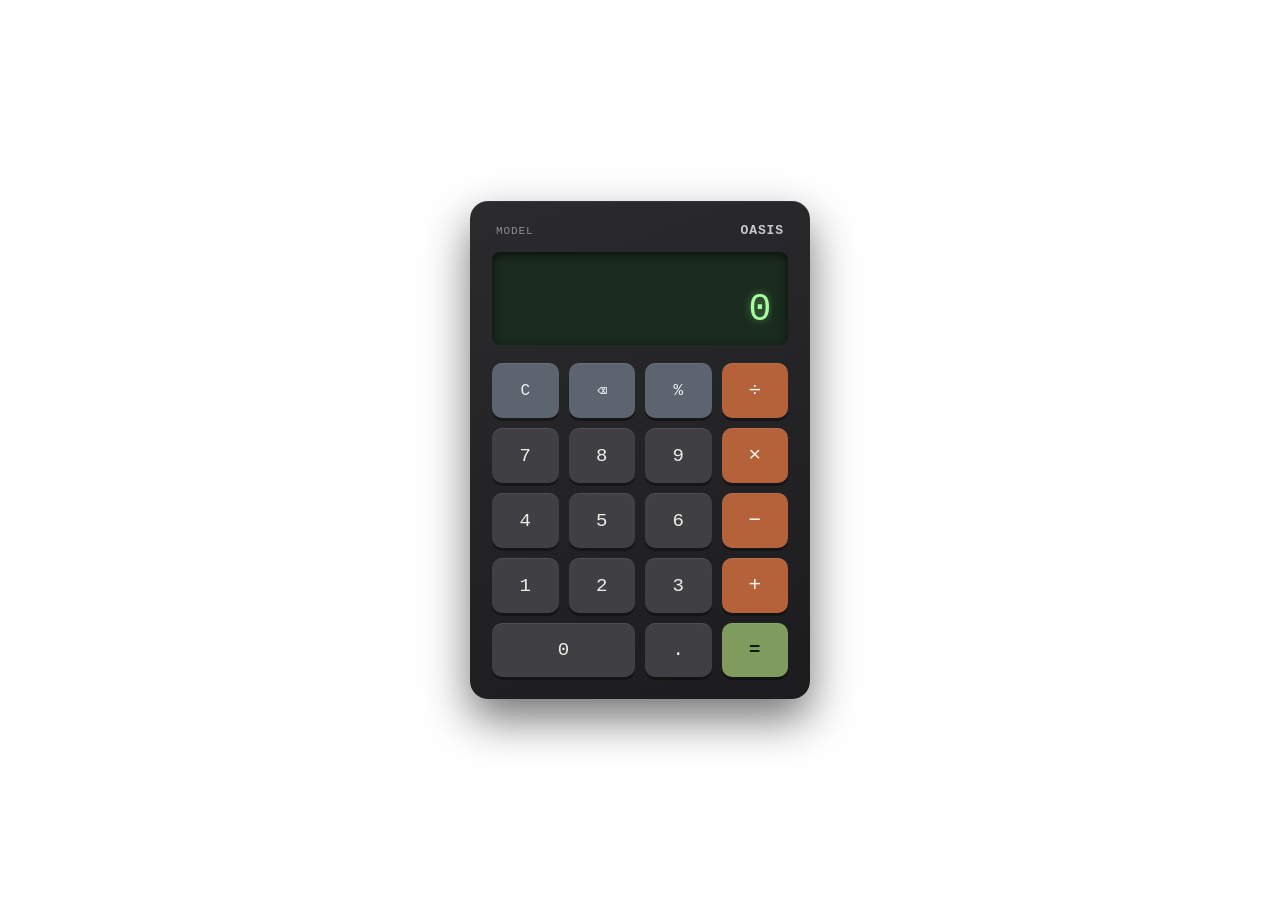
<file: WebDev-L2-Calculator/index.html>
<!DOCTYPE html>
<html lang="en">
<head>
<meta charset="UTF-8">
<meta name="viewport" content="width=device-width, initial-scale=1.0">
<title>Calculator</title>
<link rel="stylesheet" href="style.css">
</head>
<body>

<div class="calculator">
  <div class="brand-row">
    <span>MODEL</span>
    <span class="model">OASIS</span>
  </div>

  <div class="screen">
    <div class="screen-expression" id="expression">&nbsp;</div>
    <div class="screen-current" id="current">0</div>
  </div>

  <div class="keys">
    <button class="key-fn" data-action="clear">C</button>
    <button class="key-fn" data-action="backspace">⌫</button>
    <button class="key-fn" data-action="percent">%</button>
    <button class="key-op" data-action="operator" data-op="÷">÷</button>

    <button class="key-num" data-action="digit" data-digit="7">7</button>
    <button class="key-num" data-action="digit" data-digit="8">8</button>
    <button class="key-num" data-action="digit" data-digit="9">9</button>
    <button class="key-op" data-action="operator" data-op="×">×</button>

    <button class="key-num" data-action="digit" data-digit="4">4</button>
    <button class="key-num" data-action="digit" data-digit="5">5</button>
    <button class="key-num" data-action="digit" data-digit="6">6</button>
    <button class="key-op" data-action="operator" data-op="−">−</button>

    <button class="key-num" data-action="digit" data-digit="1">1</button>
    <button class="key-num" data-action="digit" data-digit="2">2</button>
    <button class="key-num" data-action="digit" data-digit="3">3</button>
    <button class="key-op" data-action="operator" data-op="+">+</button>

    <button class="key-num span-2" data-action="digit" data-digit="0">0</button>
    <button class="key-num" data-action="decimal">.</button>
    <button class="key-eq" data-action="equals">=</button>
  </div>
</div>

<script src="script.js"></script>
</body>
</html>
</file>
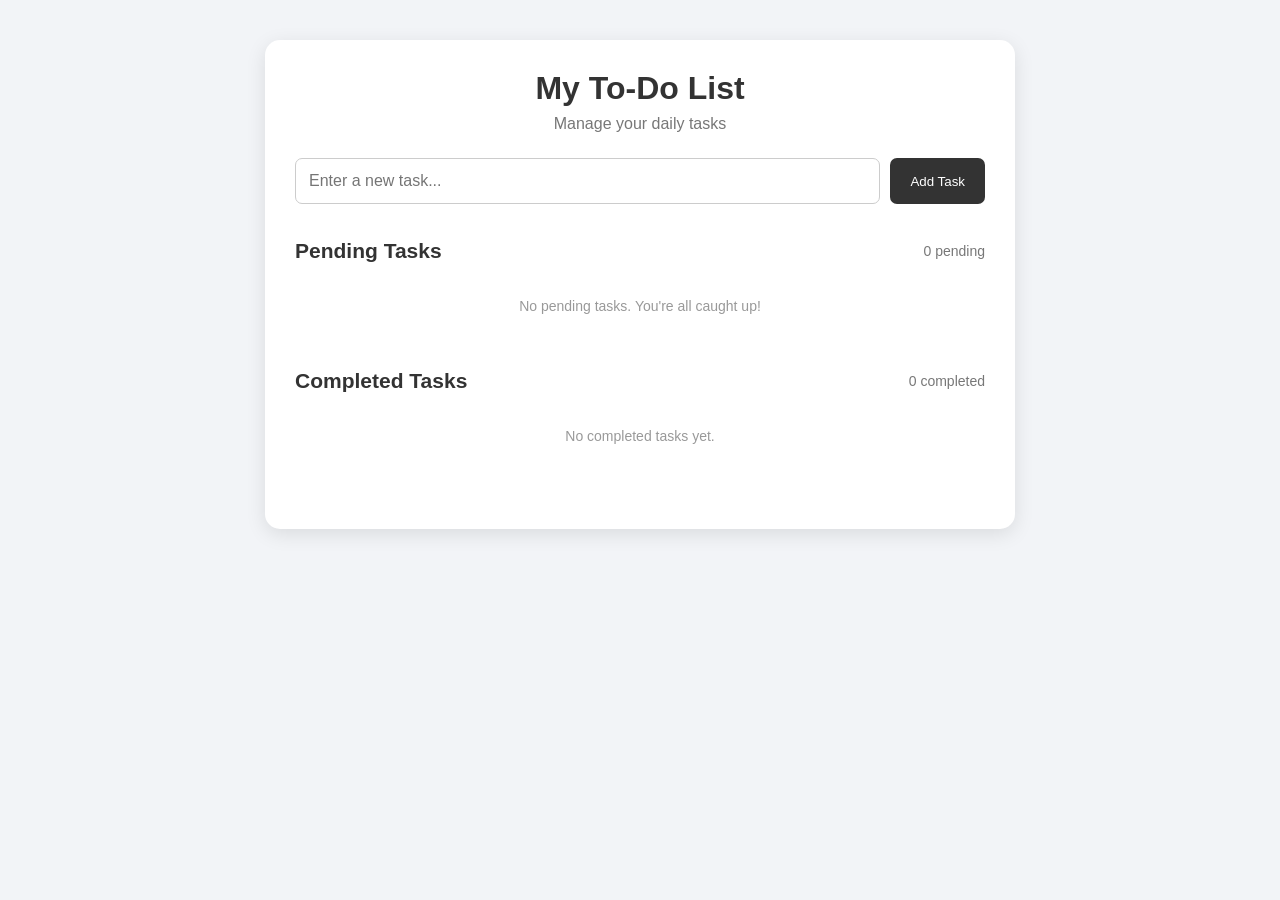
<file: WebDev-L2-ToDoWebApp/index.html>
<!DOCTYPE html>
<html lang="en">
<head>
    <meta charset="UTF-8">
    <meta name="viewport" content="width=device-width, initial-scale=1.0">

    <title>To-Do List App</title>

    <link rel="stylesheet" href="style.css">
</head>

<body>

    <div class="container">

        <header>
            <h1>My To-Do List</h1>
            <p>Manage your daily tasks</p>
        </header>


        <!-- Add Task -->
        <div class="task-input">
            <input
                type="text"
                id="taskInput"
                placeholder="Enter a new task..."
            >

            <button id="addTaskBtn">Add Task</button>
        </div>


        <!-- Pending Tasks -->
        <section class="task-section">

            <div class="section-header">
                <h2>Pending Tasks</h2>
                <span id="pendingCount">0 pending</span>
            </div>

            <ul id="pendingList"></ul>

            <p id="pendingEmpty" class="empty-message">
                No pending tasks. You're all caught up!
            </p>

        </section>


        <!-- Completed Tasks -->
        <section class="task-section">

            <div class="section-header">
                <h2>Completed Tasks</h2>
                <span id="completedCount">0 completed</span>
            </div>

            <ul id="completedList"></ul>

            <p id="completedEmpty" class="empty-message">
                No completed tasks yet.

            </p>
        </section>

    </div>


    <script src="script.js"></script>

</body>
</html>
</file>
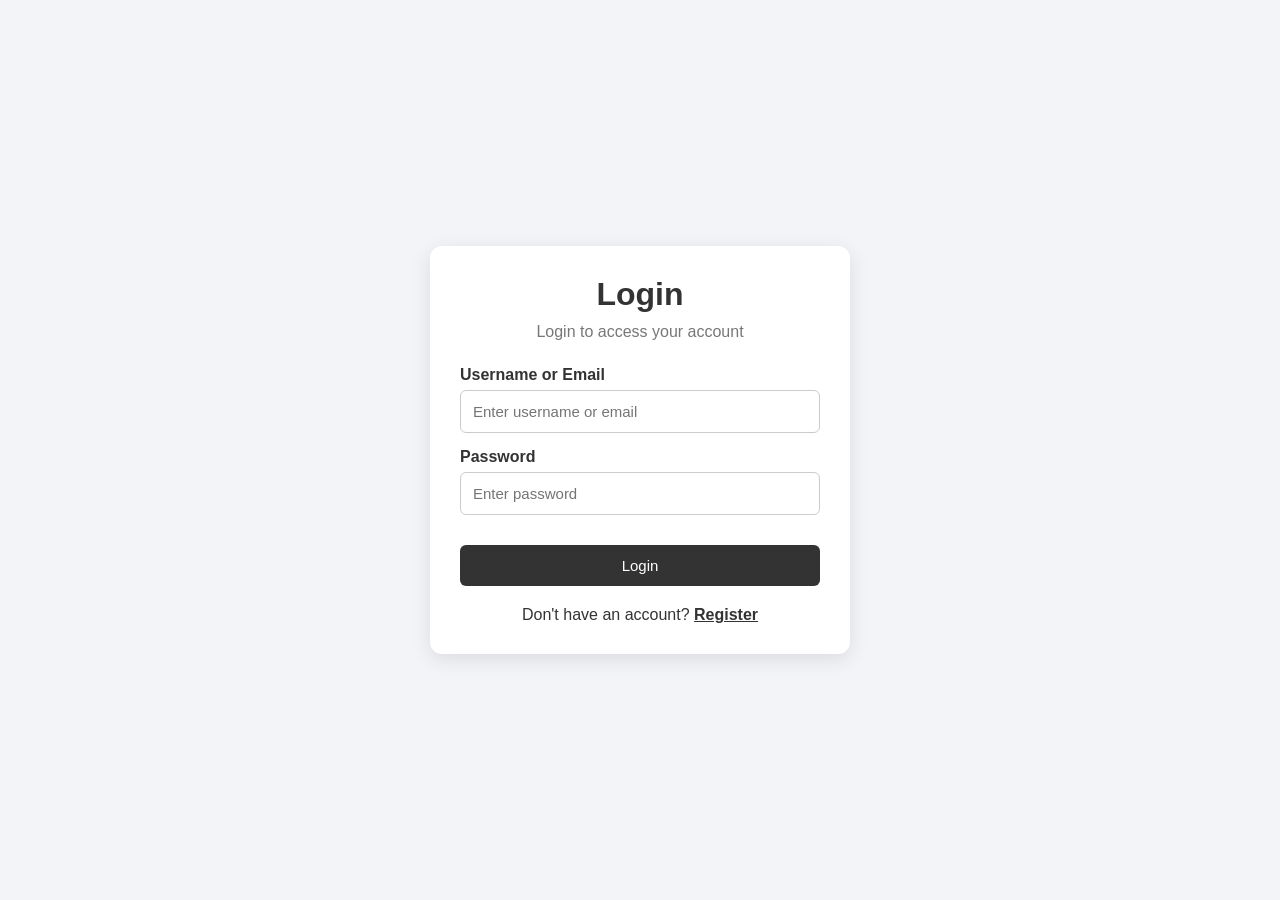
<file: WebDev-L2-LoginAuthenticationSystem/dashboard.html>
<!DOCTYPE html>
<html lang="en">

<head>
    <meta charset="UTF-8">
    <meta name="viewport" content="width=device-width, initial-scale=1.0">

    <title>Dashboard - Login System</title>

    <link rel="stylesheet" href="style.css">
</head>

<body>

    <div class="dashboard-container">

        <h1 class="welcome-title">Welcome to Your Dashboard</h1>

        <p id="welcomeMessage"></p>

        <button id="logoutBtn">
            Logout
        </button>

    </div>


    <script src="script.js"></script>

</body>

</html>
</file>
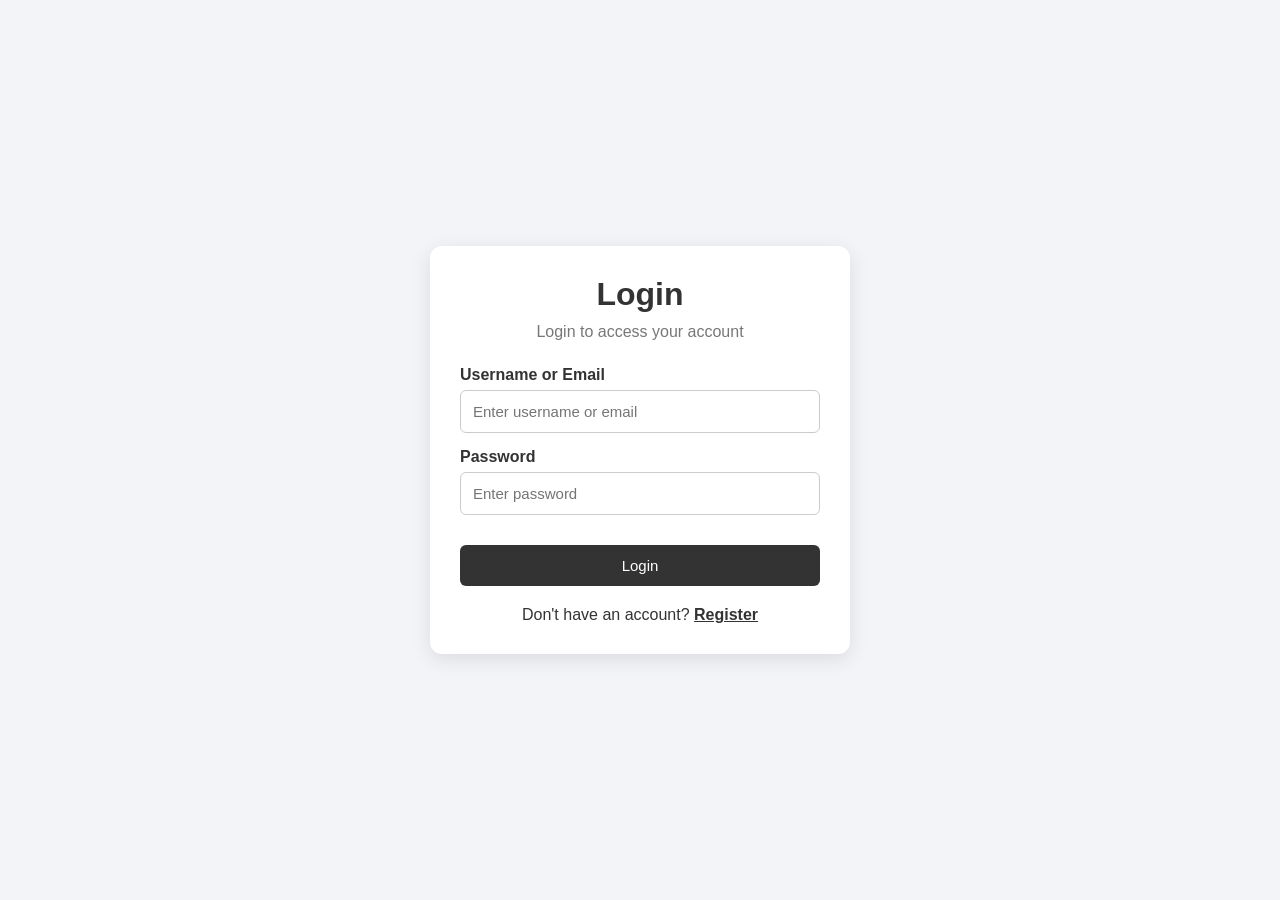
<file: WebDev-L2-LoginAuthenticationSystem/login.html>
<!DOCTYPE html>
<html lang="en">

<head>
    <meta charset="UTF-8">
    <meta name="viewport" content="width=device-width, initial-scale=1.0">

    <title>Login - Login System</title>

    <link rel="stylesheet" href="style.css">
</head>

<body>

    <div class="auth-container">

        <h1>Login</h1>

        <p class="subtitle">
            Login to access your account
        </p>


        <form id="loginForm">

            <label for="loginIdentifier">
                Username or Email
            </label>

            <input
                type="text"
                id="loginIdentifier"
                placeholder="Enter username or email"
                autocomplete="username"
            >


            <label for="loginPassword">
                Password
            </label>

            <input
                type="password"
                id="loginPassword"
                placeholder="Enter password"
                autocomplete="current-password"
            >


            <p id="loginMessage"></p>


            <button type="submit">
                Login
            </button>

        </form>


        <p class="switch-page">
            Don't have an account?
            <a href="register.html">Register</a>
        </p>

    </div>


    <script src="script.js"></script>

</body>

</html>
</file>
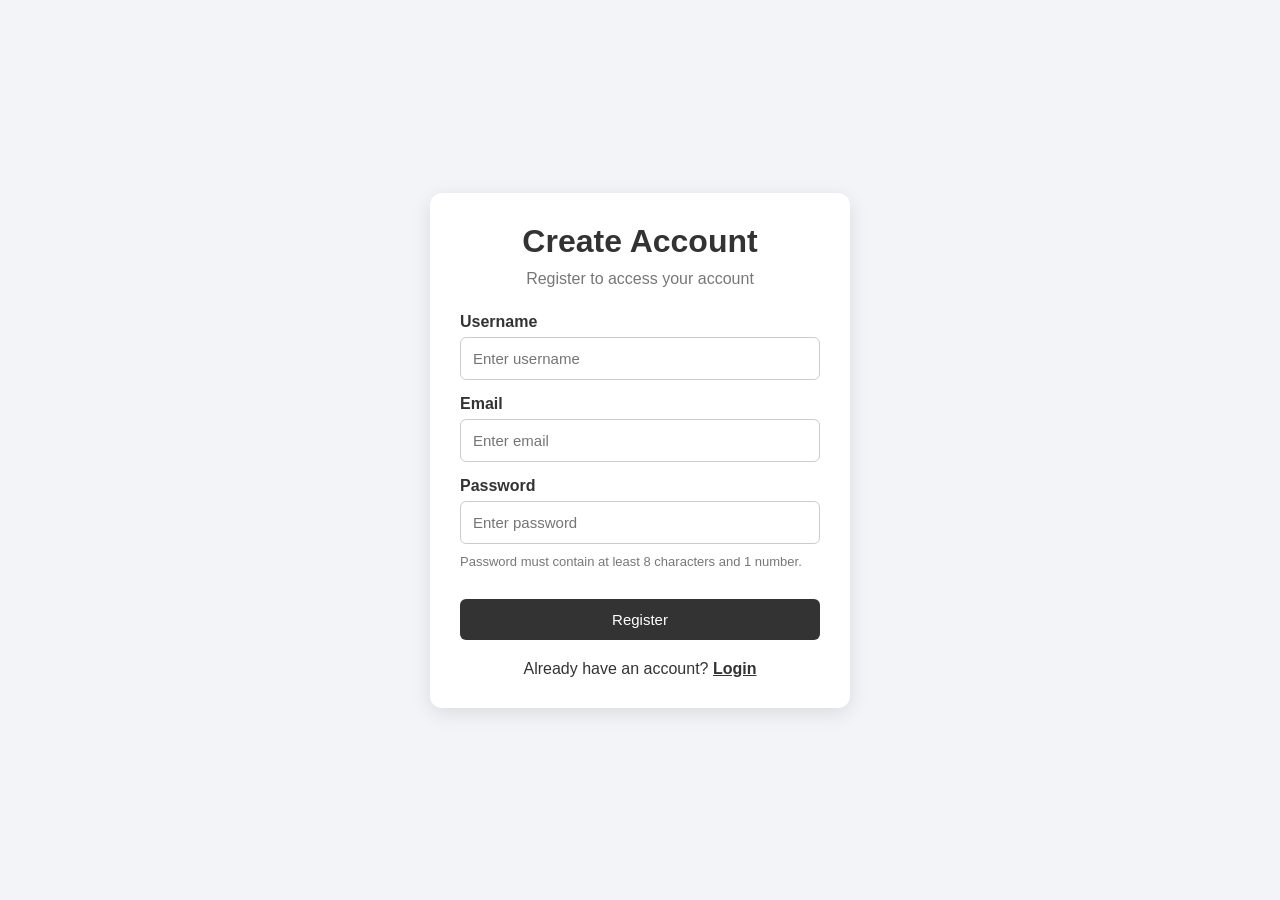
<file: WebDev-L2-LoginAuthenticationSystem/register.html>
<!DOCTYPE html>
<html lang="en">

<head>
    <meta charset="UTF-8">
    <meta name="viewport" content="width=device-width, initial-scale=1.0">

    <title>Register - Login System</title>

    <link rel="stylesheet" href="style.css">
</head>

<body>

    <div class="auth-container">

        <h1>Create Account</h1>

        <p class="subtitle">
            Register to access your account
        </p>

        <form id="registerForm">

            <label for="username">
                Username
            </label>

            <input
                type="text"
                id="username"
                placeholder="Enter username"
                autocomplete="username"
            >


            <label for="email">
                Email
            </label>

            <input
                type="email"
                id="email"
                placeholder="Enter email"
                autocomplete="email"
            >


            <label for="password">
                Password
            </label>

            <input
                type="password"
                id="password"
                placeholder="Enter password"
                autocomplete="new-password"
            >

            <p class="password-info">
                Password must contain at least 8 characters
                and 1 number.
            </p>


            <p id="registerMessage"></p>


            <button type="submit">
                Register
            </button>

        </form>


        <p class="switch-page">
            Already have an account?
            <a href="login.html">Login</a>
        </p>

    </div>


    <script src="script.js"></script>

</body>

</html>
</file>
<file: WebDev-L2-Calculator/style.css>
:root {
  --body-metal: #2b2b2e;
  --body-metal-dark: #1c1c1e;
  --lcd-bg: #1a2b1f;
  --lcd-glow: #a6ff9e;
  --key-num: #3f3f44;
  --key-num-text: #f0ede4;
  --key-op: #b5623a;
  --key-op-text: #fff6ee;
  --key-fn: #5c6470;
  --key-fn-text: #eef1f4;
  --key-eq: #7f9c5e;
  --key-eq-text: #10190c;
}

* { box-sizing: border-box; }

html, body {
  height: 100%;
  margin: 0;
}

body {
  background: radial-gradient(circle at 30% 20%, white-space, white-space 70%);
  display: flex;
  align-items: center;
  justify-content: center;
  font-family: 'Courier New', Courier, monospace;
  padding: 24px;
}

.calculator {
  width: 340px;
  max-width: 100%;
  background: linear-gradient(160deg, var(--body-metal), var(--body-metal-dark));
  border-radius: 18px;
  padding: 22px;
  box-shadow:
    0 20px 45px rgba(0,0,0,0.55),
    inset 0 1px 0 rgba(255,255,255,0.06);
}

.brand-row {
  display: flex;
  justify-content: space-between;
  align-items: baseline;
  padding: 0 4px 14px;
  color: #8a8d92;
  font-size: 11px;
  letter-spacing: 0.08em;
}

.brand-row .model {
  color: #c7cad0;
  font-size: 13px;
  font-weight: bold;
}

.screen {
  background: var(--lcd-bg);
  border-radius: 8px;
  padding: 18px 16px 14px;
  margin-bottom: 18px;
  box-shadow: inset 0 3px 10px rgba(0,0,0,0.6);
  overflow: hidden;
}

.screen-expression {
  min-height: 18px;
  color: #3ce031;
  font-size: 14px;
  text-align: right;
  letter-spacing: 0.03em;
  white-space: nowrap;
  overflow-x: auto;
  scrollbar-width: none;
}
.screen-expression::-webkit-scrollbar { display: none; }

.screen-current {
  color: var(--lcd-glow);
  font-size: 38px;
  text-align: right;
  line-height: 1.15;
  letter-spacing: 0.02em;
  text-shadow: 0 0 8px rgba(166,255,158,0.45);
  white-space: nowrap;
  overflow-x: auto;
  scrollbar-width: none;
}
.screen-current::-webkit-scrollbar { display: none; }

.screen-current.error {
  color: #ff8a7a;
  font-size: 22px;
  text-shadow: 0 0 8px rgba(255,138,122,0.45);
}

.keys {
  display: grid;
  grid-template-columns: repeat(4, 1fr);
  gap: 10px;
}

button {
  border: none;
  border-radius: 10px;
  font-family: inherit;
  font-size: 19px;
  padding: 16px 0;
  cursor: pointer;
  user-select: none;
  transition: transform 0.05s ease, filter 0.15s ease;
  box-shadow: 0 3px 0 rgba(0,0,0,0.35), inset 0 1px 0 rgba(255,255,255,0.08);
}

button:active {
  transform: translateY(2px);
  box-shadow: 0 1px 0 rgba(0,0,0,0.35), inset 0 1px 0 rgba(255,255,255,0.08);
}

.key-num {
  background: var(--key-num);
  color: var(--key-num-text);
}
.key-num:hover { filter: brightness(1.12); }

.key-op {
  background: var(--key-op);
  color: var(--key-op-text);
  font-size: 21px;
}
.key-op:hover { filter: brightness(1.1); }

.key-op.active-op {
  filter: brightness(1.35);
  box-shadow: 0 3px 0 rgba(0,0,0,0.35), inset 0 0 0 2px rgba(255,255,255,0.5);
}

.key-fn {
  background: var(--key-fn);
  color: var(--key-fn-text);
  font-size: 16px;
}
.key-fn:hover { filter: brightness(1.12); }

.key-eq {
  background: var(--key-eq);
  color: var(--key-eq-text);
  font-weight: bold;
}
.key-eq:hover { filter: brightness(1.1); }

.span-2 { grid-column: span 2; }
</file>
<file: WebDev-L2-ToDoWebApp/style.css>
/* =========================
   RESET
========================= */

* {
    margin: 0;
    padding: 0;
    box-sizing: border-box;
}


/* =========================
   BODY
========================= */

body {
    font-family: Arial, sans-serif;
    background: #f2f4f7;
    color: #333;
    min-height: 100vh;
    padding: 40px 20px;
}


/* =========================
   MAIN CONTAINER
========================= */

.container {
    max-width: 750px;
    margin: auto;
    background: white;
    padding: 30px;
    border-radius: 15px;
    box-shadow: 0 5px 20px rgba(0, 0, 0, 0.1);
}


/* =========================
   HEADER
========================= */

header {
    text-align: center;
    margin-bottom: 25px;
}

header h1 {
    font-size: 32px;
    margin-bottom: 8px;
}

header p {
    color: #777;
}


/* =========================
   ADD TASK
========================= */

.task-input {
    display: flex;
    gap: 10px;
    margin-bottom: 35px;
}

.task-input input {
    flex: 1;
    padding: 13px;
    font-size: 16px;
    border: 1px solid #ccc;
    border-radius: 7px;
}

.task-input input:focus {
    outline: none;
    border-color: #333;
}

.task-input button {
    padding: 13px 20px;
    border: none;
    border-radius: 7px;
    background: #333;
    color: white;
    cursor: pointer;
}

.task-input button:hover {
    background: #555;
}


/* =========================
   SECTIONS
========================= */

.task-section {
    margin-bottom: 35px;
}

.section-header {
    display: flex;
    justify-content: space-between;
    align-items: center;
    margin-bottom: 15px;
}

.section-header h2 {
    font-size: 21px;
}

.section-header span {
    color: #777;
    font-size: 14px;
}


/* =========================
   TASK LIST
========================= */

ul {
    list-style: none;
}


/* =========================
   TASK
========================= */

.task-item {
    display: flex;
    align-items: center;
    justify-content: space-between;
    gap: 15px;

    padding: 15px;

    margin-bottom: 10px;

    background: #f8f9fa;

    border: 1px solid #ddd;

    border-radius: 8px;
}


/* Task information */

.task-info {
    flex: 1;
}

.task-text {
    font-size: 16px;
    word-break: break-word;
}


/* Timestamp */

.task-time {
    display: block;
    margin-top: 5px;

    font-size: 12px;
    color: #888;
}


/* =========================
   BUTTONS
========================= */

.task-actions {
    display: flex;
    gap: 6px;
}

.task-actions button {
    border: none;
    padding: 8px 11px;
    border-radius: 5px;
    cursor: pointer;
    font-size: 13px;
}


/* Complete */

.complete-btn {
    background: #333;
    color: white;
}

.complete-btn:hover {
    background: #555;
}


/* Edit */

.edit-btn {
    background: #e0e0e0;
    color: #333;
}

.edit-btn:hover {
    background: #ccc;
}


/* Delete */

.delete-btn {
    background: #d9534f;
    color: white;
}

.delete-btn:hover {
    background: #c9302c;
}


/* Save */

.save-btn {
    background: #333;
    color: white;
}


/* Cancel */

.cancel-btn {
    background: #aaa;
    color: white;
}


/* =========================
   INLINE EDIT
========================= */

.edit-input {
    width: 100%;
    padding: 8px;

    border: 1px solid #aaa;
    border-radius: 5px;

    font-size: 15px;
}


/* =========================
   COMPLETED TASK
========================= */

.completed .task-text {
    text-decoration: line-through;
    color: #888;
}


/* =========================
   EMPTY STATE
========================= */

.empty-message {
    text-align: center;
    padding: 20px;

    color: #999;
    font-size: 14px;
}


/* =========================
   MOBILE
========================= */

@media (max-width: 600px) {

    body {
        padding: 20px 10px;
    }

    .container {
        padding: 20px;
    }

    .task-input {
        flex-direction: column;
    }

    .task-input button {
        width: 100%;
    }

    .task-item {
        flex-direction: column;
        align-items: stretch;
    }

    .task-actions {
        width: 100%;
    }

    .task-actions button {
        flex: 1;
    }
}
</file>
<file: WebDev-L2-LoginAuthenticationSystem/style.css>
/* Remove default spacing */
* {
    margin: 0;
    padding: 0;
    box-sizing: border-box;
}


/* Page */
body {
    font-family: Arial, sans-serif;

    background: #f2f4f7;

    color: #333;

    min-height: 100vh;

    display: flex;

    justify-content: center;

    align-items: center;

    padding: 20px;
}


/* Register and Login container */
.auth-container {
    width: 100%;

    max-width: 420px;

    background: white;

    padding: 30px;

    border-radius: 12px;

    box-shadow: 0 5px 20px rgba(0, 0, 0, 0.1);
}


/* Dashboard */
.dashboard-container {
    width: 100%;

    max-width: 500px;

    background: white;

    padding: 40px;

    border-radius: 12px;

    box-shadow: 0 5px 20px rgba(0, 0, 0, 0.1);

    text-align: center;
}


/* Heading */
h1 {
    text-align: center;

    margin-bottom: 10px;
}


/* Subtitle */
.subtitle {
    text-align: center;

    color: #777;

    margin-bottom: 25px;
}


/* Form */
form {
    display: flex;

    flex-direction: column;
}


/* Labels */
label {
    margin-bottom: 6px;

    font-weight: bold;
}


/* Input fields */
input {
    padding: 12px;

    margin-bottom: 15px;

    border: 1px solid #ccc;

    border-radius: 6px;

    font-size: 15px;
}


/* Input focus */
input:focus {
    outline: none;

    border-color: #333;
}


/* Buttons */
button {
    padding: 12px;

    border: none;

    border-radius: 6px;

    background: #333;

    color: white;

    font-size: 15px;

    cursor: pointer;
}


/* Button hover */
button:hover {
    background: #555;
}


/* Password instructions */
.password-info {
    font-size: 13px;

    color: #777;

    margin-top: -5px;

    margin-bottom: 15px;
}


/* Messages */
#registerMessage,
#loginMessage {
    margin-bottom: 15px;

    font-size: 14px;

    text-align: center;
}


/* Login/Register link */
.switch-page {
    text-align: center;

    margin-top: 20px;
}


/* Links */
.switch-page a {
    color: #333;

    font-weight: bold;
}


/* Dashboard paragraph */
.dashboard-container p {
    margin: 20px 0;
}
  

.welcome-title{
    color: rgb(6, 178, 6);
}
/* Mobile */
@media (max-width: 500px) {

    .auth-container,
    .dashboard-container {
        padding: 20px;
    }

}
</file>
